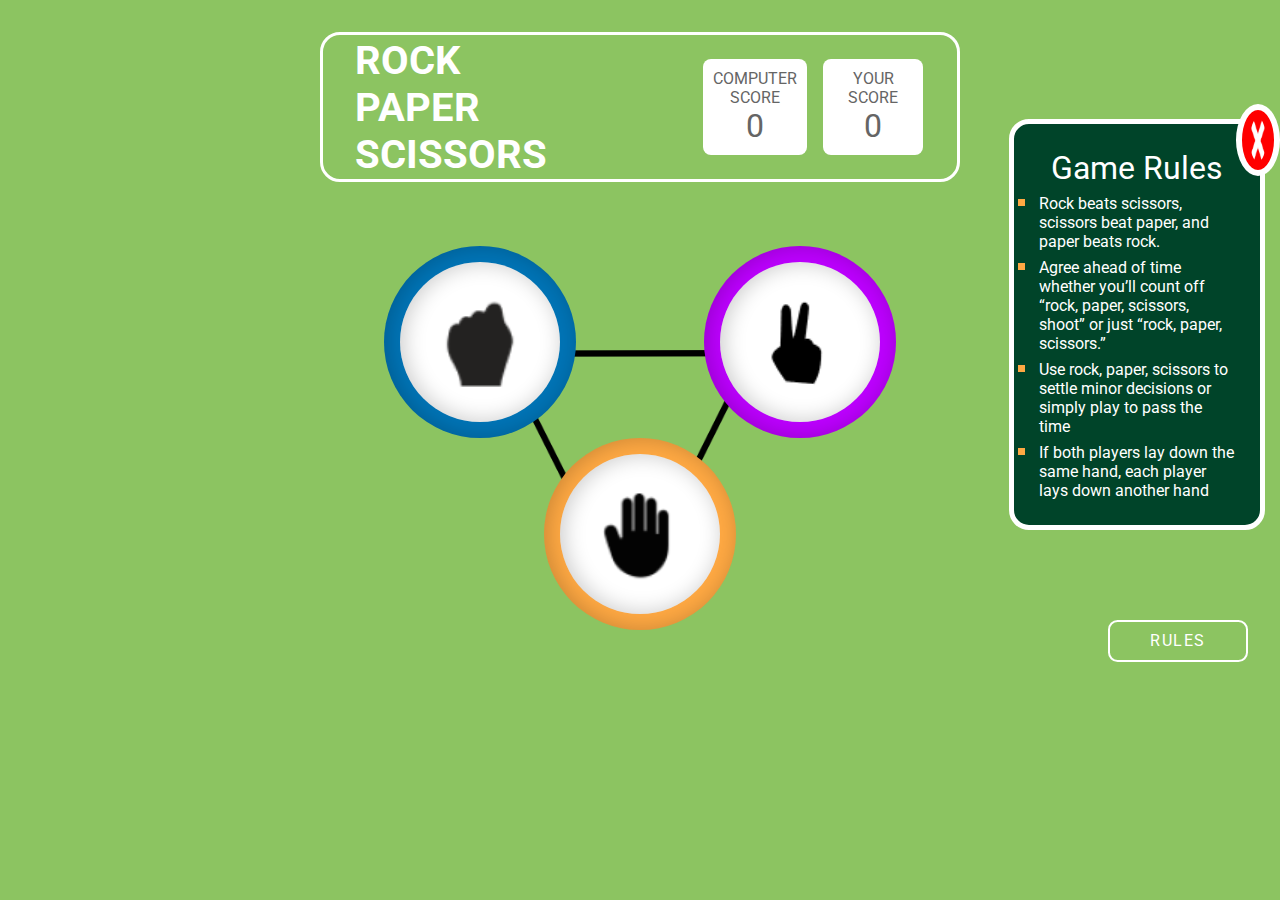
<file: index.html>
<!DOCTYPE html>
<html lang="en">

<head>
    <meta charset="UTF-8">
    <meta name="viewport" content="width=device-width, initial-scale=1.0">
    <link rel="stylesheet" href="/style.css">
    <link rel="preconnect" href="https://fonts.googleapis.com">
    <link rel="preconnect" href="https://fonts.gstatic.com" crossorigin>
    <link
        href="https://fonts.googleapis.com/css2?family=DM+Sans:opsz@9..40&family=Delius+Unicase:wght@400;700&family=Inter:wght@400;600&family=Roboto&display=swap"
        rel="stylesheet">
    <title>ROCK-PAPER-SCISSORS</title>
    <meta http-equiv="X-UA-Compatible" content="IE=edge">

</head>

<body>
    <div class="container">
        <!-- header section -->
        <header class="header">
            <div class="logo">
                <p>ROCK</p>
                <p>PAPER</p>
                <p>SCISSORS</p>
            </div>
            <div class="score">
                <div class="computer-score">
                    <div class="computer-score-title">
                        <p>COMPUTER <br>SCORE</p>
                        <p class="computer_score_number" id="comp_score" style="font-size: 2rem;">0</p>
                    </div>
                </div>

                <div class="user-score">
                    <div class="user-score-title">
                        <p>YOUR <br>SCORE</p>
                        <p class="user_score_number" id="user_score" style="font-size: 2rem;">0</p>
                    </div>
                </div>
            </div>
        </header>

        <!-- game section -->
        <section class="game">
            <button class="choice-btn" data-choice="rock">
                <div class="choice rock">
                    <img src="/img/rock.png" alt="rock">
                </div>
            </button>
            
            <button class="choice-btn" data-choice="scissors">
                <div class="choice scissors">
                    <img src="/img/scissors.png" alt="scissors">
                </div>
            </button>
            <div class="line line2"></div>
            <button class="choice-btn" data-choice="paper">
                <div class="choice paper">
                    <img src="/img/paper.png" alt="paper">
                </div>
            </button>
        </section>

        <section class="results hidden">
            <h2 class="results_heading">YOU PICKED</h2>
            <h2 class="results_heading">PC PICKED</h2>
            <div class="results_result"></div>

            <!-- winner decision section -->
            <div class="results_winner hidden">
                <h3 class="results_text"></h3>
                <h2 class="results_text1">AGAINST PC</h2>
                <button class="play-again">PLAY AGAIN</button>
            </div>

            <div class="results_result"></div>
        </section>

        <!-- rule section -->
        <button class="rules-btn rule" tabindex="1">RULES</button>

        <div class="rule_wrapper" >
            <div class="rule_box">
              <div class="rule_box_header">
                <p>Game Rules</p>
              </div>
              <div class="close_btn">
                <img src="/img/X.png" alt="close" class="close-btn" id="myForm" >
              </div>
              <div class="rule_content">
                <ul>
                  <li class="list_item" style="list-style-type:square">
                    Rock beats scissors, scissors beat paper, and paper beats rock.
                  </li>
                  <li class="list_item" style="list-style-type:square">
                    Agree ahead of time whether you’ll count off “rock, paper,
                    scissors, shoot” or just “rock, paper, scissors.”
                  </li>
                  <li class="list_item" style="list-style-type:square">
                    Use rock, paper, scissors to settle minor decisions or simply play
                    to pass the time
                  </li>
                  <li class="list_item" style="list-style-type:square">
                    If both players lay down the same hand, each player lays down
                    another hand
                  </li>
                </ul>
              </div>
            </div>
        </div> 

        <!-- next button -->
        <div class="next_btn_section hidden">
            <a class="next-btn" href="/winner.html">NEXT</a>
        </div>

        <script src="/script.js"></script>
        <!-- closer of conttainer div -->
    </div>





</body>

</html>
</file>
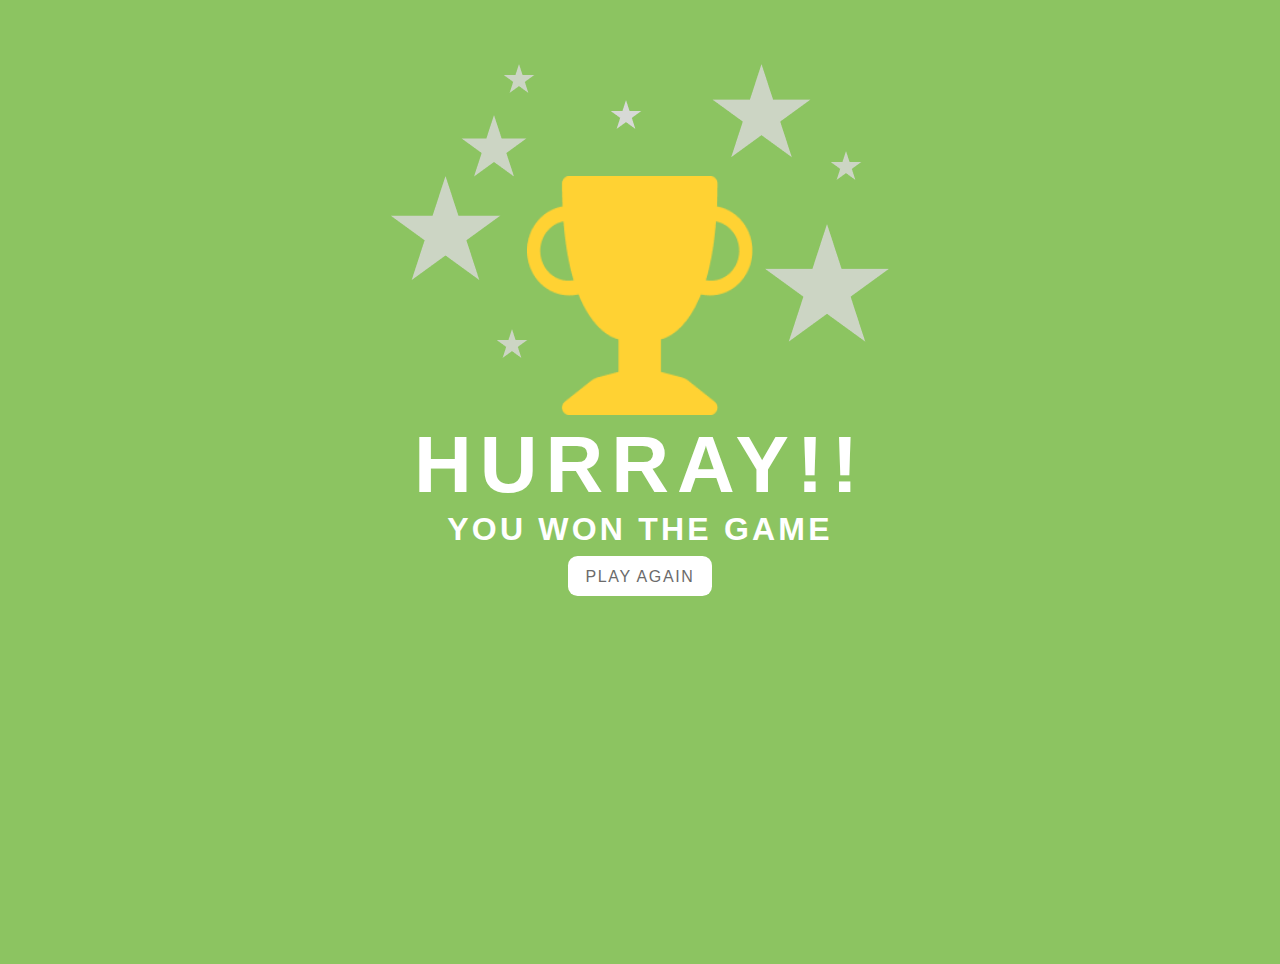
<file: winner.html>
<!DOCTYPE html>
<html lang="en">
<head>
    <meta charset="UTF-8">
    <meta name="viewport" content="width=device-width, initial-scale=1.0">
    <title>winner_page</title>
    <link rel="stylesheet" href="/style.css">
</head>
<body>
    <main class="banner">
        <div class="container">
            <img src="/img/winner_cup (1).png" alt="">
            <h1 class="head1">HURRAY!!</h1>
            <h3 class="head2">YOU WON THE GAME</h3>
            <a class="play-again"  href="/index.html" sty>PLAY AGAIN</a>
        </div>
    </main>

    <script src="/script.js"></script>
</body>
</html>
</file>
<file: style.css>
:root{
    --bg-light-green:#8CC461;
    --white:#FFFFFF;
    --blue:#0074B6;
    --violet:#BD00FF;
    --orange:#FFA943;
    --red:#FF0000;
    --green:#004429;
    --parrot-green:#2E9A25;
    --light-gray:#656565;
    --black:#252525;
    --shadow:#000000;
}

*{
    padding: 0;
    margin: 0;
    box-sizing: border-box;
}

body{
    font-family: 'Roboto', sans-serif;
    background-color: var(--bg-light-green);
    min-height: 100vh;
    color: var(--white);
}

.container{
    position: relative;
    max-width: 100vw;
    /* max-width: 700px; */
    margin: 0 auto;
    padding-top: 2rem;
}

.header{
    display: flex;
    justify-content: space-between;
    align-items: center;
    height: 150px;
    border: 3px solid var(--white);
    border-radius: 20px;padding: 1rem 1.5rem 1rem 2rem;

    margin: 0 auto;
    width: 50%;
}


.logo p{
    font-size: 2.5rem;
    font-weight: bold;
}
.score{
    display: flex;
    justify-content:space-between;
    align-items: center;
    border-radius: 8px;
    text-align: center;
    gap: 1rem;
    margin: 0 10px;  
}

.computer-score-title, .user-score-title{
    color: var(--light-gray);
    font-size: 1rem;
    padding: 10px;
}

.user-score-title{
    padding: 10px 25px;
}

.computer-score, .user-score{
    background-color: var(--white);
    border-radius: 8px;
}



.computer-score-number .user-score-number{
    color: var(--black);
    font-size: 5rem;
    font-weight: bold;
}

/* game section */
.game{
    position: relative;
    display: grid;
    grid-template-columns: (repeat(2, 1fr));
    grid-template-areas: 
    "rock scissors"
    "paper paper";
    place-items: center;
    height: 30rem;
    padding-top: 4rem;
    width: 50%;
    margin: 0 auto;
}

.game::before{
    content: "";
    position: absolute;
    width: 40%;
    height: 40%;
    left: 28%;
    top: 35%;
    background-image: url(./img/R.png);
    background-repeat: no-repeat;
    /* background-position:center; */
    background-size: 100%;
    background-position-x: center;
    z-index: -1;
}


.choice-btn{
    border: none;
    outline: none;
    background: none;
    cursor: pointer;
}

.choice{
    position: relative;
    width: 10rem;
    height: 10rem;
    background: var(--white);
    display: grid;
    place-items: center;
    border-radius: 50%;
    box-shadow: 3px 0px 21px 1px rgba(0, 0, 0, 0.2) inset;
}


.choice::before{
    content: "";
    position: absolute;
    left: -10%;
    top: -10%;
    width: 120%;
    height: 120%;
    border-radius: 50%;
    z-index: -1;
}

.choice img{
    transform: scale(1.5);
}
.choice.rock::before{
    background: var(--blue);
    box-shadow: 3px 0px 21px 1px rgba(0, 0, 0, 0.2) inset;
}

.choice.scissors::before{
    background: var(--violet);
    box-shadow: 3px 0px 21px 1px rgba(0, 0, 0, 0.2) inset;
}

.choice.paper::before{
    background: var(--orange);
    box-shadow: 3px 0px 21px 1px rgba(0, 0, 0, 0.2) inset;
}

.choice-btn[data-choice="rock"]{
    grid-area: rock;
}

.choice-btn[data-choice="scissors"]{
    grid-area: scissors;
}


.choice-btn[data-choice="paper"]{
    grid-area: paper;
}

.results{
    display: grid;
    grid-template-columns: repeat(2, 1fr);
    place-items: center;
    grid-template-areas: 
    "you-title  ai-title"
    "you-picked  ai-picked";
    max-width: 1000px;
    margin: 0 auto;
}

.results_heading{
    font-size: 1.5rem;
    letter-spacing: 0.1em;
    padding: 4rem 0 8rem;
    
}

.results_result{
    min-width: 10rem;
    min-height: 10rem;
    background: var(--bg-light-green);
    border-radius: 50%;
}
.results_heading:first-of-type{
    grid-area: you-title;
}

.results_heading:last-of-type{
    grid-area: ai-title;
}

.results_result:first-of-type{
    grid-area: you-picked;
}

.results_result:last-of-type{
    grid-area: ai-picked;
}

.hidden{
    display: none;
}

.results.show-winner{
    /* display: grid; */
    grid-template-columns: repeat(3, 1fr);
    grid-template-areas: 
    "you-title . ai-title"
    "you-picked result-winner ai-picked";
    
}

.winner .choice::after{
    box-shadow: 0 0 0 40px #3B6720, 0 0 0 80px #1DA82B, 0 0 0 130px #2E9A25;
    animation:  winner 1s ease forwards;
}

@keyframes winner{
    from{
        opacity: 0;
    }
    to{
        opacity: 1;
    }
}

.results_winner{
    grid-area: result_winner;
    display: grid;
    place-items: center;
   
}

.results_text{
    font-size: 2rem;
    padding-bottom: 1rem;
}

.results_text1{
    font-size: 1rem;
    padding-bottom: 1rem;
}

.play-again{
    background: var(--white);
    color: #6B6B6B;
    outline: none;
    border: 2px solid transparent;
    border-radius: 0.6rem;
    padding: 0.6rem 1rem;
    font-family: inherit;
    font-size: 1rem;
    letter-spacing: 0.1em;
    cursor: pointer;
    text-decoration: none;
}



/* rule section */

.rules-btn{
    position: absolute;
    bottom: 0;
    right: 2rem;
    background: none;
    outline: none;
    border: 2px solid var(--white);
    border-radius: 0.6rem;
    color: var(--white);
    padding: 0.6rem 2.5rem;
    font-family: inherit;
    font-size: 1rem;
    letter-spacing: 0.1em;
    cursor: pointer;
}

.rule_wrapper{
    position: absolute;
    right: 0;
    /* bottom: 5rem; */
    bottom: 20%;
    display: flex;
    align-items: center;
    justify-content: end;
    max-width: 20%;
    background: var(--green);
    color: var(--white);
    padding: 25px;
    margin-right: 15px;
    border: 5px solid var(--white);
    border-radius: 20px;
}

.close-btn{
    display: flex;
    align-items: center;
    justify-content: center;
    background-color: red;
    border: 6px solid white;
    width: 18%;
    height: 18%;
    border-radius: 100%;
    padding: 0.5rem;
    position: absolute;
    right: -1.25rem;
    top: -1.25rem;
}

.rule_box_header{
    font-size: 2rem;
    text-align: center;
}
.rule_content li::marker {
    color: #ffa943;
    font-size: 1.5rem;
    padding-left: 15px;
} 

/* winner page */
/* next button */
.next-btn{
    position: absolute;
    bottom:-4rem;
    right: 2rem;
    background: none;
    outline: none;
    border: 2px solid var(--white);
    border-radius: 0.6rem;
    color: var(--white);
    padding: 0.6rem 2.8rem;
    font-family: inherit;
    font-size: 1rem;
    letter-spacing: 0.1em;
    cursor: pointer;
    text-decoration: none;
}

.banner{
    display: flex;
    justify-content: center;
    align-content: center;
    /* align-items: center; */
    text-align: center;
    align-content: center;
    background-image: url('/img/winner_bg_star.png');
    background-repeat: no-repeat;
    background-position-x: center; 
    margin-top: 5%;
}

.banner img{
    margin-top: 5rem;
    width: 50%;
    height: 50%;
}

.banner .head1{
    font-size: 5rem;
    letter-spacing: 0.1em;
}

.banner .head2{
    font-size: 2rem;
    letter-spacing: 0.1em;
    margin-bottom: 20px;
}
</file>
